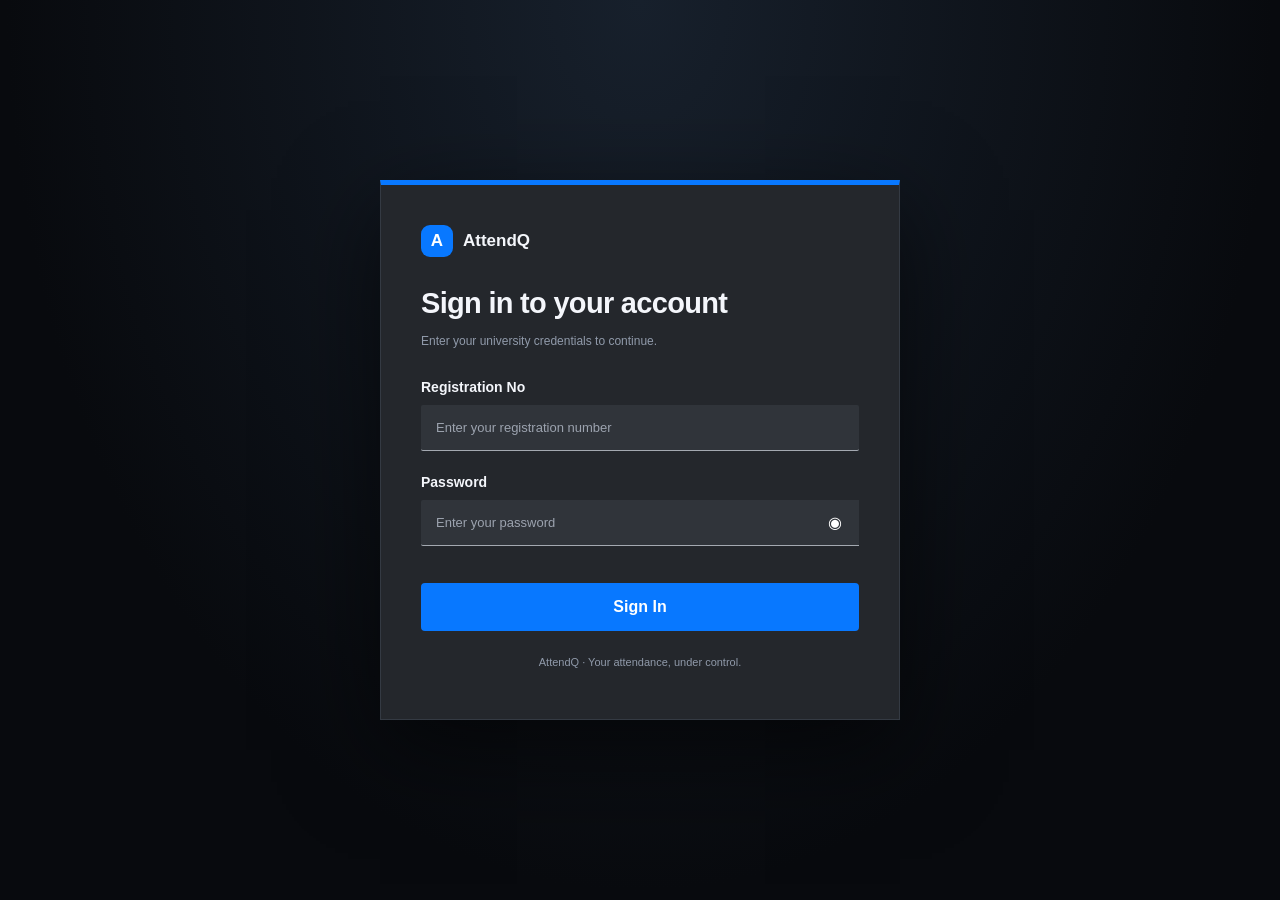
<file: index.html>
<!DOCTYPE html>
<html lang="en">
<head>
    <meta charset="UTF-8">
    <meta name="viewport" content="width=device-width, initial-scale=1.0">
    <title>Login | AttendQ</title>
    <link rel="stylesheet" href="styles.css">
</head>

<body class="login-body">

    <main class="login-card">

        <a href="index.html" class="brand">
            <span class="brand-icon">A</span>
            <span>AttendQ</span>
        </a>

        <h1>Sign in to your account</h1>
        <p class="subtitle">
            Enter your university credentials to continue.
        </p>

        <form id="loginForm">

            <label for="registration">
                Registration No
            </label>

            <input
                type="text"
                id="registration"
                name="registration"
                placeholder="Enter your registration number"
                autocomplete="username"
                required
            >

            <label for="password">
                Password
            </label>

            <div class="password-box">
                <input
                    type="password"
                    id="password"
                    name="password"
                    placeholder="Enter your password"
                    autocomplete="current-password"
                    required
                >

                <button
                    type="button"
                    id="togglePassword"
                    aria-label="Show password"
                >◉</button>
            </div>

            <p id="errorMessage" class="error-message"></p>

            <button type="submit" class="login-button">
                Sign In
            </button>

        </form>

        <p class="login-footer">
            AttendQ · Your attendance, under control.
        </p>

    </main>

    <script>
        const loginForm = document.getElementById("loginForm");
        const passwordInput = document.getElementById("password");
        const togglePassword = document.getElementById("togglePassword");
        const errorMessage = document.getElementById("errorMessage");

        togglePassword.addEventListener("click", function () {
            const hidden = passwordInput.type === "password";

            passwordInput.type = hidden ? "text" : "password";
            togglePassword.setAttribute(
                "aria-label",
                hidden ? "Hide password" : "Show password"
            );
        });

        loginForm.addEventListener("submit", function (event) {
            event.preventDefault();

            const registration =
                document.getElementById("registration").value.trim();

            const password = passwordInput.value;

            if (!registration || !password) {
                errorMessage.textContent =
                    "Please enter your registration number and password.";
                return;
            }

            // Demo login only — not real authentication.
            localStorage.setItem("attendqRegistration", registration);

            window.location.href = "dashboard.html";
        });
    </script>

</body>
</html>
</file>
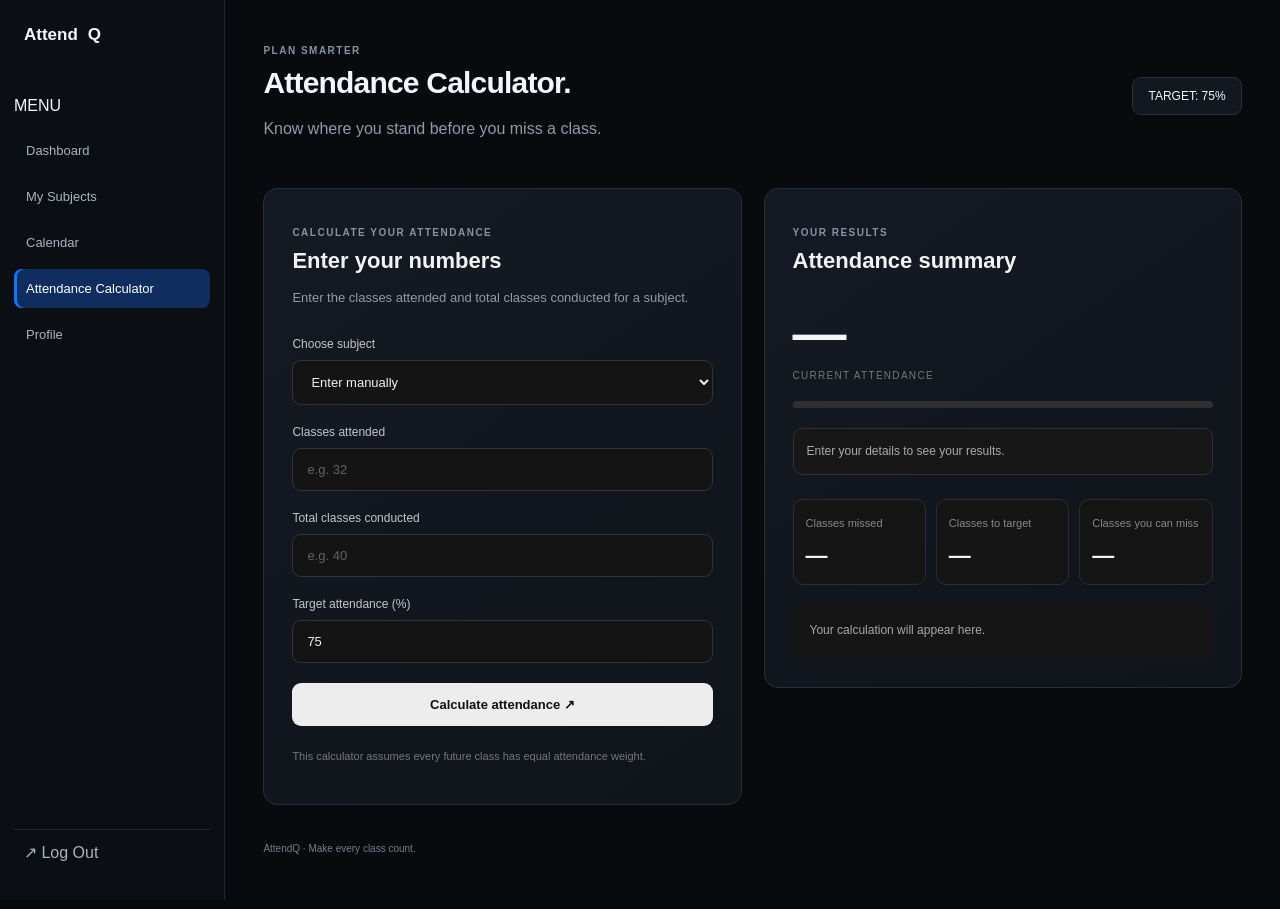
<file: calculator.html>
<!DOCTYPE html>
<html lang="en">
<head>
    <meta charset="UTF-8">
    <meta name="viewport" content="width=device-width, initial-scale=1.0">
    <title>Attendance Calculator | AttendQ</title>
    <link rel="stylesheet" href="styles.css">
</head>
<body class="app-body">

    <aside class="sidebar">
        <div class="brand">Attend<span>Q</span></div>
        <p class="sidebar-label">MENU</p>

        <nav class="nav-menu">
            <a href="dashboard.html" class="nav-link">Dashboard</a>
            <a href="subjects.html" class="nav-link">My Subjects</a>
            <a href="calendar.html" class="nav-link">Calendar</a>
            <a href="calculator.html" class="nav-link active">Attendance Calculator</a>
            <a href="profile.html" class="nav-link">Profile</a>
        </nav>

        <button class="logout-button" id="logoutButton">↗ Log Out</button>
    </aside>

    <main class="main-content">
        <header class="topbar">
            <div>
                <p class="eyebrow">PLAN SMARTER</p>
                <h1>Attendance Calculator<span class="heading-dot">.</span></h1>
                <p class="muted">Know where you stand before you miss a class.</p>
            </div>
            <div class="semester-badge">TARGET: 75%</div>
        </header>

        <section class="calculator-layout">

            <div class="content-card calculator-card">
                <p class="eyebrow">CALCULATE YOUR ATTENDANCE</p>
                <h2>Enter your numbers</h2>
                <p class="muted calculator-description">
                    Enter the classes attended and total classes conducted for a subject.
                </p>

                <form id="attendanceForm" class="attendance-form">
                    <div class="form-field">
                        <label for="subjectSelect">Choose subject</label>
                        <select id="subjectSelect">
                            <option value="">Enter manually</option>
                        </select>
                    </div>

                    <div class="form-field">
                        <label for="attendedInput">Classes attended</label>
                        <input
                            type="number"
                            id="attendedInput"
                            min="0"
                            step="1"
                            placeholder="e.g. 32"
                            required
                        >
                    </div>

                    <div class="form-field">
                        <label for="totalInput">Total classes conducted</label>
                        <input
                            type="number"
                            id="totalInput"
                            min="1"
                            step="1"
                            placeholder="e.g. 40"
                            required
                        >
                    </div>

                    <div class="form-field">
                        <label for="targetInput">Target attendance (%)</label>
                        <input
                            type="number"
                            id="targetInput"
                            min="1"
                            max="100"
                            step="1"
                            value="75"
                            required
                        >
                    </div>

                    <button type="submit" class="calculate-button">
                        Calculate attendance ↗
                    </button>
                </form>

                <p class="calculator-note">
                    This calculator assumes every future class has equal attendance weight.
                </p>
            </div>

            <div class="content-card calculator-result">
                <p class="eyebrow">YOUR RESULTS</p>
                <h2>Attendance summary</h2>

                <div class="result-percentage">
                    <span id="resultPercentage">—</span>
                    <span class="result-label">CURRENT ATTENDANCE</span>
                </div>

                <div class="result-progress-track">
                    <div id="resultProgress" class="result-progress-fill"></div>
                </div>

                <div id="resultStatus" class="result-status">
                    Enter your details to see your results.
                </div>

                <div class="result-metrics">
                    <div class="result-metric">
                        <span>Classes missed</span>
                        <strong id="missedResult">—</strong>
                    </div>
                    <div class="result-metric">
                        <span>Classes to target</span>
                        <strong id="neededResult">—</strong>
                    </div>
                    <div class="result-metric">
                        <span>Classes you can miss</span>
                        <strong id="safeMissResult">—</strong>
                    </div>
                </div>

                <div id="resultExplanation" class="result-explanation">
                    Your calculation will appear here.
                </div>
            </div>

        </section>

        <p class="dashboard-footer">AttendQ · Make every class count.</p>
    </main>

    <script src="app.js"></script>
</body>
</html>
</file>
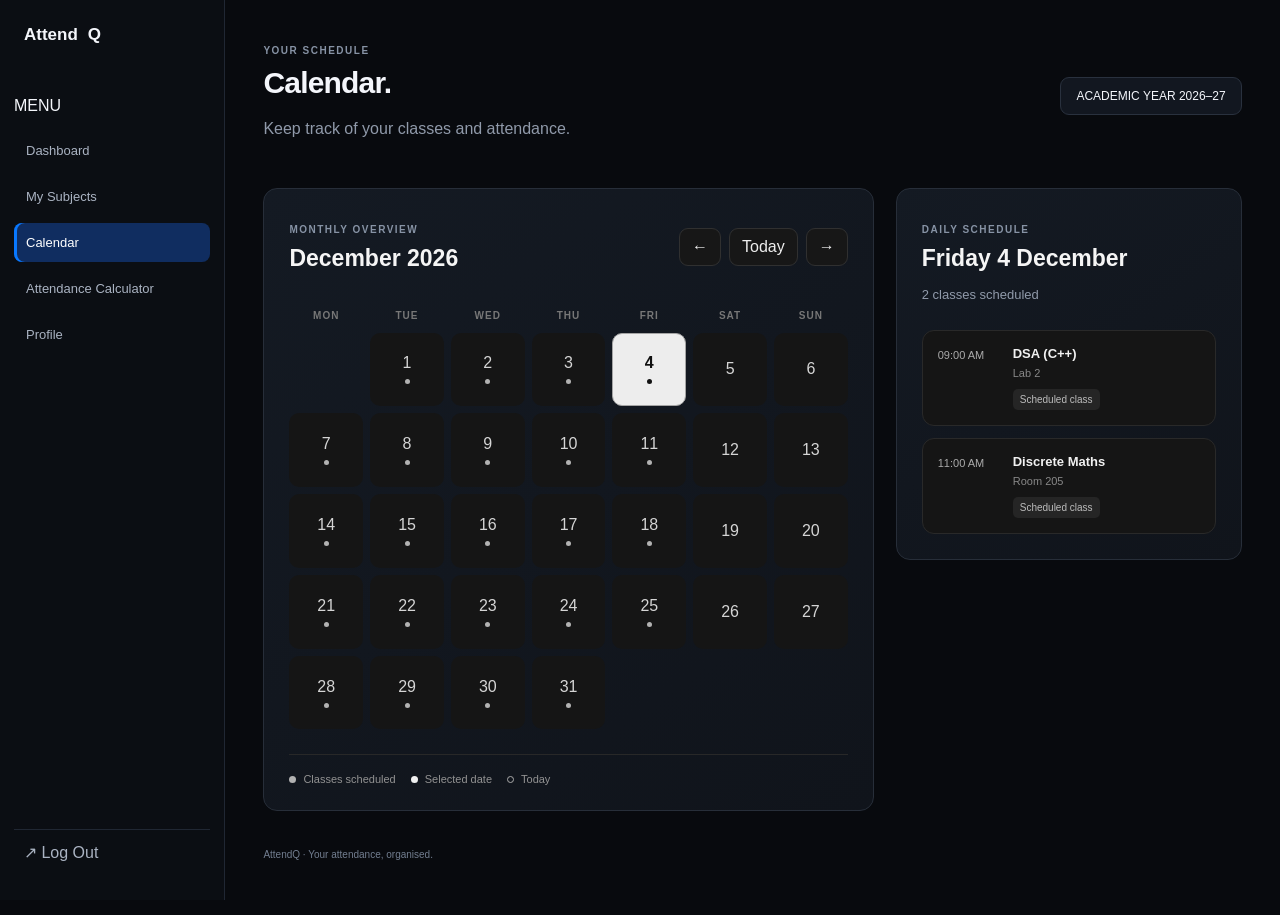
<file: calendar.html>
<!DOCTYPE html>
<html lang="en">
<head>
    <meta charset="UTF-8">
    <meta name="viewport" content="width=device-width, initial-scale=1.0">
    <title>Calendar | AttendQ</title>
    <link rel="stylesheet" href="styles.css">
</head>
<body class="app-body">

    <aside class="sidebar">
        <div class="brand">Attend<span>Q</span></div>
        <p class="sidebar-label">MENU</p>

        <nav class="nav-menu">
            <a href="dashboard.html" class="nav-link">Dashboard</a>
            <a href="subjects.html" class="nav-link">My Subjects</a>
            <a href="calendar.html" class="nav-link active">Calendar</a>
            <a href="calculator.html" class="nav-link">Attendance Calculator</a>
            <a href="profile.html" class="nav-link">Profile</a>
        </nav>

        <button class="logout-button" id="logoutButton">↗ Log Out</button>
    </aside>

    <main class="main-content">
        <header class="topbar">
            <div>
                <p class="eyebrow">YOUR SCHEDULE</p>
                <h1>Calendar<span class="heading-dot">.</span></h1>
                <p class="muted">Keep track of your classes and attendance.</p>
            </div>
            <div class="semester-badge">ACADEMIC YEAR 2026–27</div>
        </header>

        <section class="calendar-layout">

            <div class="content-card calendar-card">
                <div class="calendar-heading">
                    <div>
                        <p class="eyebrow">MONTHLY OVERVIEW</p>
                        <h2 id="monthTitle">October 2026</h2>
                    </div>
                    <div class="calendar-controls">
                        <button id="prevMonth" class="calendar-nav" aria-label="Previous month">←</button>
                        <button id="todayButton" class="today-button">Today</button>
                        <button id="nextMonth" class="calendar-nav" aria-label="Next month">→</button>
                    </div>
                </div>

                <div class="calendar-weekdays">
                    <span>MON</span>
                    <span>TUE</span>
                    <span>WED</span>
                    <span>THU</span>
                    <span>FRI</span>
                    <span>SAT</span>
                    <span>SUN</span>
                </div>

                <div id="calendarDays" class="calendar-days"></div>

                <div class="calendar-legend">
                    <span><i class="legend-dot scheduled"></i> Classes scheduled</span>
                    <span><i class="legend-dot selected-dot"></i> Selected date</span>
                    <span><i class="legend-dot today-dot"></i> Today</span>
                </div>
            </div>

            <div class="content-card schedule-card">
                <p class="eyebrow">DAILY SCHEDULE</p>
                <h2 id="selectedDateTitle">Select a date</h2>
                <p class="muted" id="scheduleSubtitle">Your classes will appear here.</p>

                <div id="dailySchedule" class="daily-schedule"></div>
            </div>

        </section>

        <p class="dashboard-footer">AttendQ · Your attendance, organised.</p>
    </main>

    <script src="app.js"></script>
</body>
</html>
</file>
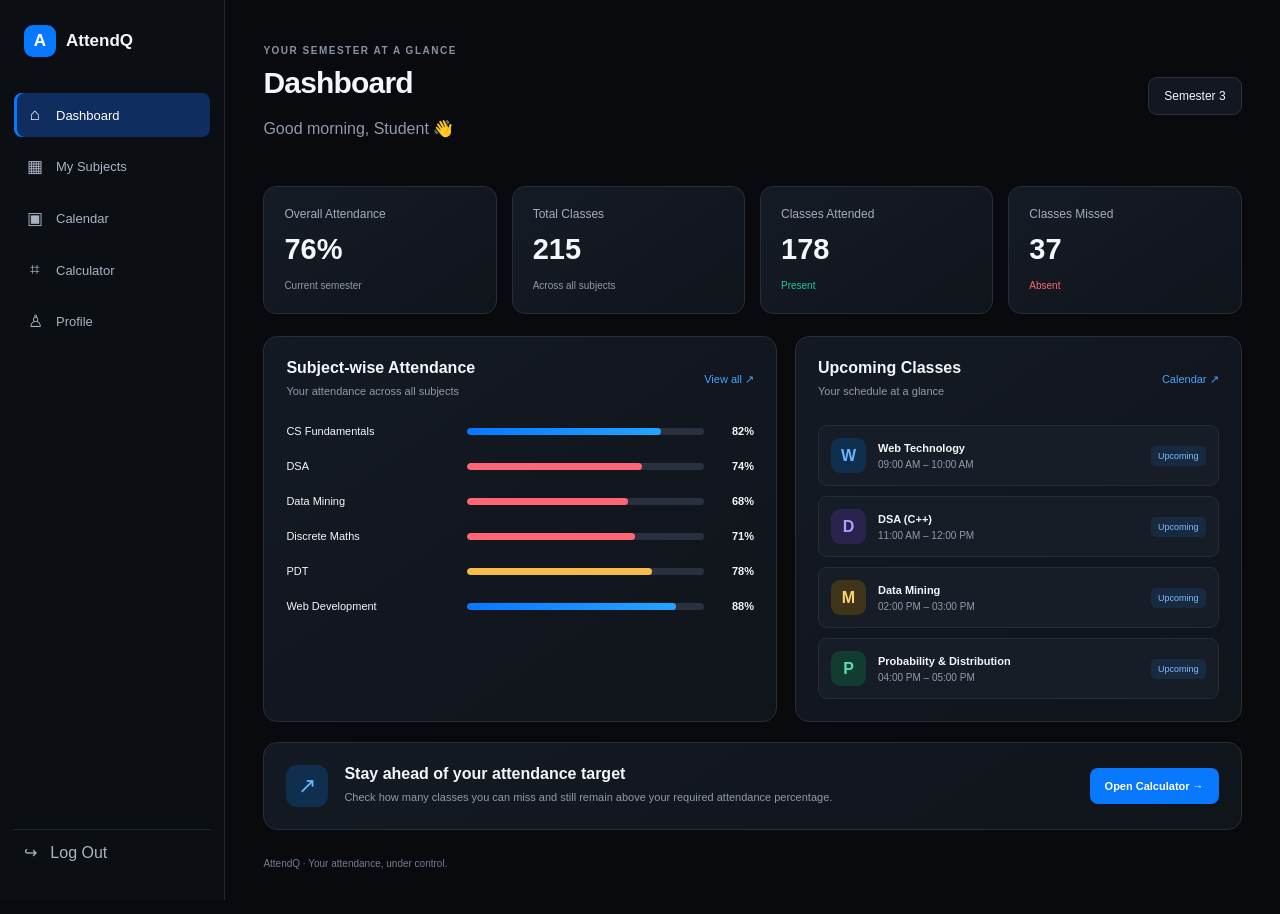
<file: dashboard.html>
<!DOCTYPE html>
<html lang="en">
<head>
    <meta charset="UTF-8">
    <meta name="viewport" content="width=device-width, initial-scale=1.0">
    <title>Dashboard | AttendQ</title>
    <link rel="stylesheet" href="styles.css">
</head>

<body class="app-body">

    <aside class="sidebar">
        <a href="dashboard.html" class="brand">
            <span class="brand-icon">A</span>
            <span>AttendQ</span>
        </a>

        <nav class="nav-menu">
            <a href="dashboard.html" class="nav-link active">
                <span>⌂</span> Dashboard
            </a>
            <a href="subjects.html" class="nav-link">
                <span>▦</span> My Subjects
            </a>
            <a href="calendar.html" class="nav-link">
                <span>▣</span> Calendar
            </a>
            <a href="calculator.html" class="nav-link">
                <span>⌗</span> Calculator
            </a>
            <a href="profile.html" class="nav-link">
                <span>♙</span> Profile
            </a>
        </nav>

        <button class="logout-button" id="logoutButton">
            ↪ &nbsp; Log Out
        </button>
    </aside>

    <main class="main-content">

        <header class="topbar">
            <div>
                <p class="eyebrow">YOUR SEMESTER AT A GLANCE</p>
                <h1>Dashboard</h1>
                <p class="muted">
                    Good morning, <span id="studentName">Student</span> 👋
                </p>
            </div>

            <div class="semester-badge">Semester 3</div>
        </header>

        <!-- Attendance summary -->
        <section class="stats-grid">

            <article class="stat-card">
                <p>Overall Attendance</p>
                <h2 id="overallAttendance">76%</h2>
                <span class="status-text">Current semester</span>
            </article>

            <article class="stat-card">
                <p>Total Classes</p>
                <h2 id="totalClasses">215</h2>
                <span class="status-text">Across all subjects</span>
            </article>

            <article class="stat-card">
                <p>Classes Attended</p>
                <h2 id="attendedClasses">178</h2>
                <span class="status-text positive">Present</span>
            </article>

            <article class="stat-card">
                <p>Classes Missed</p>
                <h2 id="missedClasses">37</h2>
                <span class="status-text negative">Absent</span>
            </article>

        </section>

        <!-- Main dashboard content -->
        <section class="dashboard-grid">

            <article class="content-card">

                <div class="section-heading">
                    <div>
                        <h2>Subject-wise Attendance</h2>
                        <p class="muted">
                            Your attendance across all subjects
                        </p>
                    </div>

                    <a href="subjects.html" class="view-link">
                        View all ↗
                    </a>
                </div>

                <div id="subjectProgress" class="subject-progress">

                    <!-- Filled by JavaScript -->

                </div>

            </article>

            <article class="content-card">

                <div class="section-heading">
                    <div>
                        <h2>Upcoming Classes</h2>
                        <p class="muted">Your schedule at a glance</p>
                    </div>

                    <a href="calendar.html" class="view-link">
                        Calendar ↗
                    </a>
                </div>

                <div class="upcoming-list">

                    <div class="class-item">
                        <div class="class-icon blue-icon">W</div>
                        <div class="class-details">
                            <h3>Web Technology</h3>
                            <p>09:00 AM – 10:00 AM</p>
                        </div>
                        <span class="class-status">Upcoming</span>
                    </div>

                    <div class="class-item">
                        <div class="class-icon purple-icon">D</div>
                        <div class="class-details">
                            <h3>DSA (C++)</h3>
                            <p>11:00 AM – 12:00 PM</p>
                        </div>
                        <span class="class-status">Upcoming</span>
                    </div>

                    <div class="class-item">
                        <div class="class-icon yellow-icon">M</div>
                        <div class="class-details">
                            <h3>Data Mining</h3>
                            <p>02:00 PM – 03:00 PM</p>
                        </div>
                        <span class="class-status">Upcoming</span>
                    </div>

                    <div class="class-item">
                        <div class="class-icon green-icon">P</div>
                        <div class="class-details">
                            <h3>Probability & Distribution</h3>
                            <p>04:00 PM – 05:00 PM</p>
                        </div>
                        <span class="class-status">Upcoming</span>
                    </div>

                </div>

            </article>

        </section>

        <!-- Attendance reminder -->
        <section class="content-card reminder-card">

            <div class="reminder-icon">↗</div>

            <div class="reminder-content">
                <h2>Stay ahead of your attendance target</h2>
                <p class="muted">
                    Check how many classes you can miss and still remain
                    above your required attendance percentage.
                </p>
            </div>

            <a href="calculator.html" class="primary-link">
                Open Calculator →
            </a>

        </section>

        <footer class="dashboard-footer">
            AttendQ <span>·</span> Your attendance, under control.
        </footer>

    </main>

    <script src="app.js"></script>

</body>
</html>
</file>
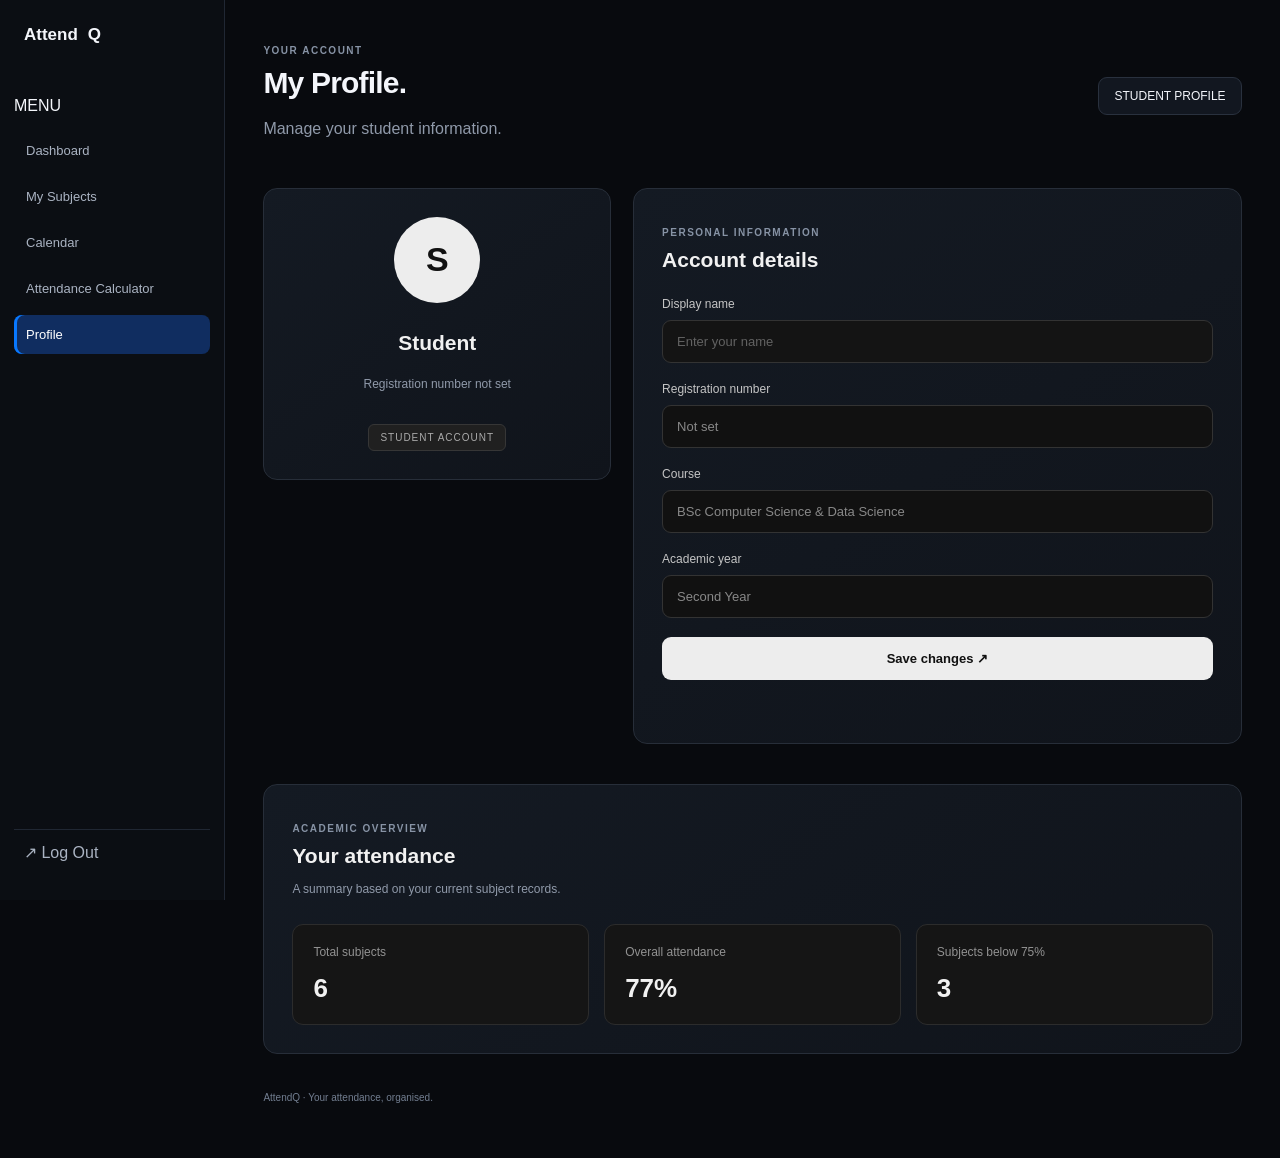
<file: profile.html>
<!DOCTYPE html>
<html lang="en">
<head>
    <meta charset="UTF-8">
    <meta name="viewport" content="width=device-width, initial-scale=1.0">
    <title>Profile | AttendQ</title>
    <link rel="stylesheet" href="styles.css">
</head>
<body class="app-body">

    <aside class="sidebar">
        <div class="brand">Attend<span>Q</span></div>
        <p class="sidebar-label">MENU</p>

        <nav class="nav-menu">
            <a href="dashboard.html" class="nav-link">Dashboard</a>
            <a href="subjects.html" class="nav-link">My Subjects</a>
            <a href="calendar.html" class="nav-link">Calendar</a>
            <a href="calculator.html" class="nav-link">Attendance Calculator</a>
            <a href="profile.html" class="nav-link active">Profile</a>
        </nav>

        <button class="logout-button" id="logoutButton">↗ Log Out</button>
    </aside>

    <main class="main-content">
        <header class="topbar">
            <div>
                <p class="eyebrow">YOUR ACCOUNT</p>
                <h1>My Profile<span class="heading-dot">.</span></h1>
                <p class="muted">Manage your student information.</p>
            </div>
            <div class="semester-badge">STUDENT PROFILE</div>
        </header>

        <section class="profile-layout">

            <div class="content-card profile-identity">
                <div class="profile-avatar" id="profileAvatar">S</div>
                <h2 id="profileDisplayName">Student</h2>
                <p id="profileRegistration" class="muted">Registration number not set</p>
                <div class="profile-tag">STUDENT ACCOUNT</div>
            </div>

            <div class="content-card profile-details">
                <div class="profile-section-heading">
                    <div>
                        <p class="eyebrow">PERSONAL INFORMATION</p>
                        <h2>Account details</h2>
                    </div>
                </div>

                <form id="profileForm" class="profile-form">
                    <div class="form-field">
                        <label for="displayNameInput">Display name</label>
                        <input
                            type="text"
                            id="displayNameInput"
                            placeholder="Enter your name"
                            maxlength="60"
                            required
                        >
                    </div>

                    <div class="form-field">
                        <label for="registrationDisplay">Registration number</label>
                        <input
                            type="text"
                            id="registrationDisplay"
                            readonly
                        >
                    </div>

                    <div class="form-field">
                        <label for="courseDisplay">Course</label>
                        <input
                            type="text"
                            id="courseDisplay"
                            value="BSc Computer Science & Data Science"
                            readonly
                        >
                    </div>

                    <div class="form-field">
                        <label for="yearDisplay">Academic year</label>
                        <input
                            type="text"
                            id="yearDisplay"
                            value="Second Year"
                            readonly
                        >
                    </div>

                    <button type="submit" class="calculate-button">
                        Save changes ↗
                    </button>

                    <p id="profileMessage" class="profile-message" aria-live="polite"></p>
                </form>
            </div>

            <div class="content-card profile-attendance">
                <p class="eyebrow">ACADEMIC OVERVIEW</p>
                <h2>Your attendance</h2>
                <p class="muted">A summary based on your current subject records.</p>

                <div class="profile-stat-grid">
                    <div class="profile-stat">
                        <span>Total subjects</span>
                        <strong id="profileSubjectCount">—</strong>
                    </div>
                    <div class="profile-stat">
                        <span>Overall attendance</span>
                        <strong id="profileOverallAttendance">—</strong>
                    </div>
                    <div class="profile-stat">
                        <span>Subjects below 75%</span>
                        <strong id="profileLowSubjects">—</strong>
                    </div>
                </div>
            </div>

        </section>

        <p class="dashboard-footer">AttendQ · Your attendance, organised.</p>
    </main>

    <script src="app.js"></script>
</body>
</html>
</file>
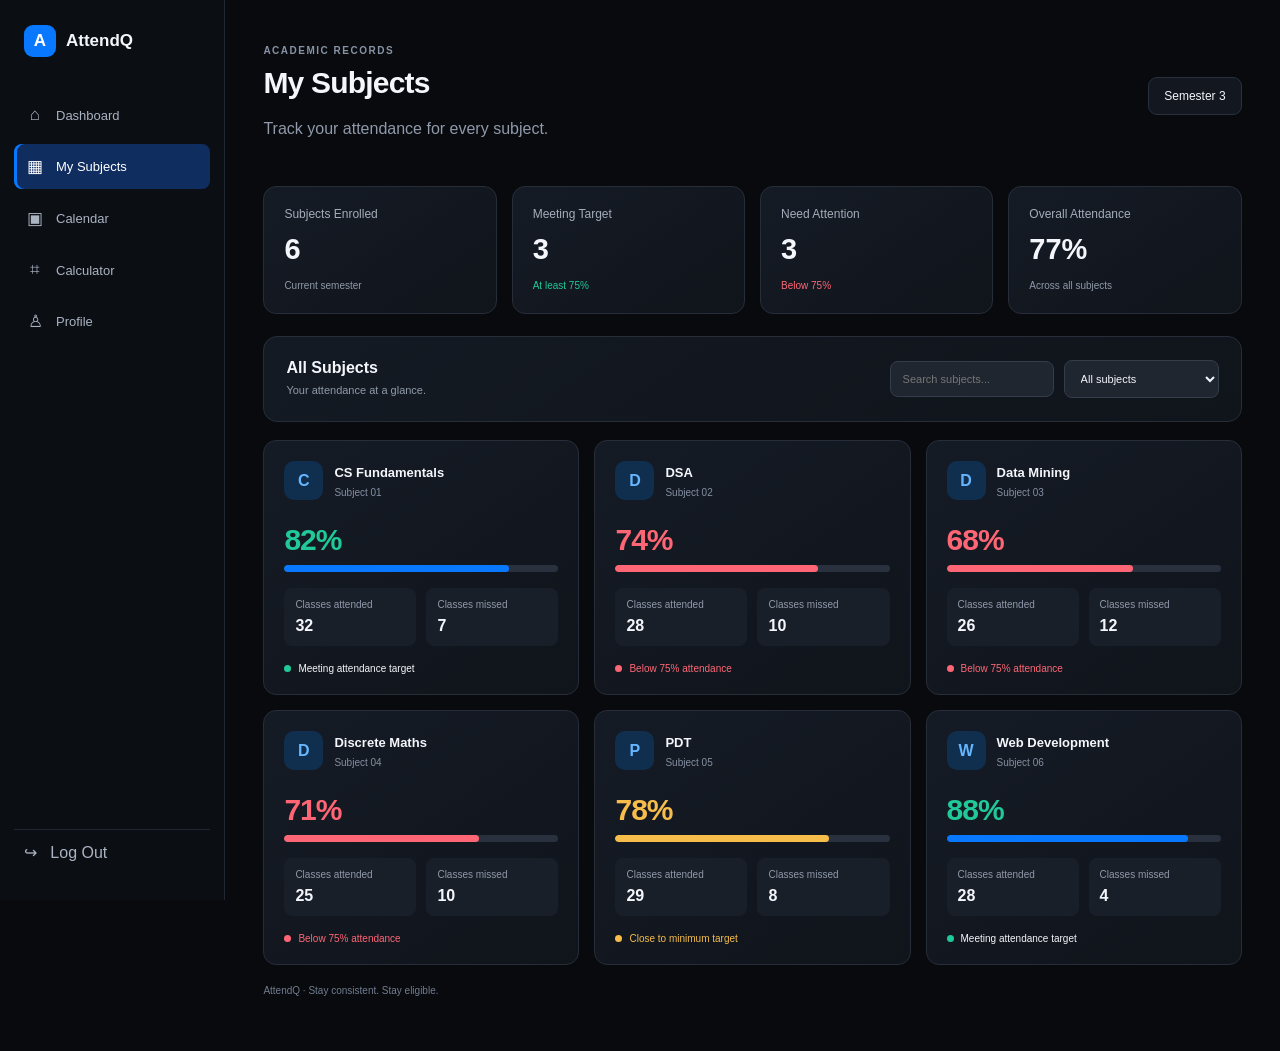
<file: subjects.html>
<!DOCTYPE html>
<html lang="en">
<head>
    <meta charset="UTF-8">
    <meta name="viewport" content="width=device-width, initial-scale=1.0">
    <title>My Subjects | AttendQ</title>
    <link rel="stylesheet" href="styles.css">
</head>

<body class="app-body">

    <aside class="sidebar">
        <a href="dashboard.html" class="brand">
            <span class="brand-icon">A</span>
            <span>AttendQ</span>
        </a>

        <nav class="nav-menu">
            <a href="dashboard.html" class="nav-link">
                <span>⌂</span> Dashboard
            </a>

            <a href="subjects.html" class="nav-link active">
                <span>▦</span> My Subjects
            </a>

            <a href="calendar.html" class="nav-link">
                <span>▣</span> Calendar
            </a>

            <a href="calculator.html" class="nav-link">
                <span>⌗</span> Calculator
            </a>

            <a href="profile.html" class="nav-link">
                <span>♙</span> Profile
            </a>
        </nav>

        <button class="logout-button" id="logoutButton">
            ↪ &nbsp; Log Out
        </button>
    </aside>

    <main class="main-content">

        <header class="topbar">
            <div>
                <p class="eyebrow">ACADEMIC RECORDS</p>
                <h1>My Subjects</h1>
                <p class="muted">
                    Track your attendance for every subject.
                </p>
            </div>

            <div class="semester-badge">Semester 3</div>
        </header>

        <!-- Summary -->
        <section class="stats-grid subject-summary">

            <article class="stat-card">
                <p>Subjects Enrolled</p>
                <h2 id="subjectCount">6</h2>
                <span class="status-text">Current semester</span>
            </article>

            <article class="stat-card">
                <p>Meeting Target</p>
                <h2 id="meetingTarget">0</h2>
                <span class="status-text positive">At least 75%</span>
            </article>

            <article class="stat-card">
                <p>Need Attention</p>
                <h2 id="needAttention">0</h2>
                <span class="status-text negative">Below 75%</span>
            </article>

            <article class="stat-card">
                <p>Overall Attendance</p>
                <h2 id="subjectOverall">—</h2>
                <span class="status-text">Across all subjects</span>
            </article>

        </section>

        <!-- Search and filter -->
        <section class="content-card subject-toolbar">

            <div>
                <h2>All Subjects</h2>
                <p class="muted">
                    Your attendance at a glance.
                </p>
            </div>

            <div class="subject-filters">
                <input
                    type="search"
                    id="subjectSearch"
                    placeholder="Search subjects..."
                    aria-label="Search subjects"
                >

                <select id="attendanceFilter" aria-label="Filter subjects">
                    <option value="all">All subjects</option>
                    <option value="safe">75% and above</option>
                    <option value="low">Below 75%</option>
                </select>
            </div>

        </section>

        <!-- Subject cards generated using JavaScript -->
        <section class="subject-grid" id="subjectGrid"></section>

        <p class="dashboard-footer">
            AttendQ · Stay consistent. Stay eligible.
        </p>

    </main>

    <script src="app.js"></script>

</body>
</html>
</file>
<file: styles.css>
:root {
    --bg: #080a0e;
    --panel: #24272c;
    --border: #343a43;
    --text: #f4f6fb;
    --muted: #909aaa;
    --blue: #0878ff;
}

* {
    box-sizing: border-box;
}

body {
    margin: 0;
    background: var(--bg);
    color: var(--text);
    font-family: Inter, Arial, sans-serif;
}

a {
    color: inherit;
    text-decoration: none;
}

button,
input {
    font: inherit;
}

button {
    cursor: pointer;
}

.login-body {
    min-height: 100vh;
    display: grid;
    place-items: center;
    padding: 20px;
    background:
        radial-gradient(
            ellipse at top,
            #17202c,
            #080a0e 70%
        );
}

.login-card {
    width: min(100%, 520px);
    padding: 40px;
    background: var(--panel);
    border: 1px solid var(--border);
    border-top: 5px solid var(--blue);
    box-shadow: 0 30px 90px #0009;
}

.brand {
    display: flex;
    align-items: center;
    gap: 10px;
    margin-bottom: 30px;
    font-size: 17px;
    font-weight: 700;
}

.brand-icon {
    width: 32px;
    height: 32px;
    display: grid;
    place-items: center;
    background: var(--blue);
    border-radius: 9px;
    color: white;
}

.login-card h1 {
    font-size: 29px;
    letter-spacing: -0.7px;
    margin: 0 0 10px;
}

.subtitle {
    font-size: 12px;
    color: var(--muted);
    line-height: 1.6;
    margin-bottom: 28px;
}

.login-card label {
    display: block;
    margin: 23px 0 10px;
    font-size: 14px;
    font-weight: 600;
}

.login-card input {
    width: 100%;
    padding: 15px;
    background: #30343a;
    border: none;
    border-bottom: 1px solid #a4a9b1;
    border-radius: 2px;
    color: white;
    font-size: 13px;
    outline: none;
}

.login-card input:focus {
    border-bottom: 2px solid var(--blue);
}

.login-card input::placeholder {
    color: #9ca3af;
}

.password-box {
    display: flex;
}

.password-box input {
    flex: 1;
    min-width: 0;
    border-radius: 2px 0 0 2px;
}

.password-box button {
    width: 48px;
    border: none;
    border-bottom: 1px solid #a4a9b1;
    background: #30343a;
    color: white;
}

.login-button {
    width: 100%;
    margin-top: 25px;
    padding: 15px;
    background: var(--blue);
    color: white;
    border: none;
    border-radius: 4px;
    font-weight: 600;
    transition: background 0.2s;
}

.login-button:hover {
    background: #2388ff;
}

.error-message {
    color: #ff7b88;
    font-size: 12px;
}

.login-footer {
    margin-top: 25px;
    text-align: center;
    color: var(--muted);
    font-size: 11px;
}

@media (max-width: 600px) {
    .login-card {
        padding: 28px 22px;
    }

    .login-card h1 {
        font-size: 25px;
    }
}

/* ===== ATTENDQ DASHBOARD ===== */

.app-body {
    min-height: 100vh;
    background: #080a0e;
    color: #f4f6fb;
}

/* Sidebar */

.sidebar {
    position: fixed;
    top: 0;
    left: 0;
    bottom: 0;
    width: 225px;
    padding: 25px 14px;
    background: #0b0e13;
    border-right: 1px solid #202733;
    display: flex;
    flex-direction: column;
    z-index: 10;
}

.sidebar .brand {
    margin: 0 10px 36px;
}

.nav-menu {
    display: grid;
    gap: 7px;
}

.nav-link {
    display: flex;
    align-items: center;
    gap: 12px;
    padding: 12px;
    border-radius: 8px;
    color: #aab3c2;
    font-size: 13px;
    text-decoration: none;
    transition: 0.2s ease;
}

.nav-link span {
    width: 18px;
    font-size: 17px;
    text-align: center;
}

.nav-link:hover {
    background: #171e29;
    color: white;
}

.nav-link.active {
    background: #102d60;
    color: #ffffff;
    box-shadow: inset 3px 0 #0878ff;
}

.logout-button {
    margin-top: auto;
    padding: 13px 10px;
    background: transparent;
    border: 0;
    border-top: 1px solid #202733;
    color: #aab3c2;
    text-align: left;
}

/* Main area */

.main-content {
    max-width: 1700px;
    margin-left: 225px;
    padding: 35px clamp(18px, 3vw, 45px);
}

.topbar {
    display: flex;
    align-items: center;
    justify-content: space-between;
    gap: 20px;
    margin-bottom: 28px;
}

.topbar h1 {
    margin: 7px 0;
    font-size: 30px;
    letter-spacing: -0.8px;
}

.eyebrow {
    color: #8793a5;
    font-size: 10px;
    font-weight: 700;
    letter-spacing: 1.5px;
}

.muted {
    color: #909aaa;
    line-height: 1.6;
}

.semester-badge {
    padding: 11px 15px;
    background: #121720;
    border: 1px solid #29313e;
    border-radius: 9px;
    font-size: 12px;
}

/* Summary cards */

.stats-grid {
    display: grid;
    grid-template-columns: repeat(4, minmax(0, 1fr));
    gap: 15px;
    margin-bottom: 22px;
}

.stat-card {
    padding: 20px;
    background: linear-gradient(145deg, #151b25, #10141b);
    border: 1px solid #272e39;
    border-radius: 13px;
}

.stat-card p {
    margin: 0;
    color: #a4adbb;
    font-size: 12px;
}

.stat-card h2 {
    margin: 12px 0 9px;
    font-size: 29px;
}

.status-text {
    color: #909aaa;
    font-size: 10px;
}

.positive {
    color: #20c997;
}

.negative {
    color: #ff6675;
}

/* Dashboard panels */

.dashboard-grid {
    display: grid;
    grid-template-columns: 1.15fr 1fr;
    gap: 18px;
}

.content-card {
    margin-bottom: 18px;
    padding: 22px;
    background: linear-gradient(145deg, #141a23, #10141b);
    border: 1px solid #272e39;
    border-radius: 14px;
    min-width: 0;
}

.section-heading {
    display: flex;
    justify-content: space-between;
    align-items: center;
    gap: 12px;
    margin-bottom: 25px;
}

.section-heading h2,
.reminder-content h2 {
    margin: 0 0 6px;
    font-size: 16px;
}

.section-heading .muted {
    margin: 0;
    font-size: 11px;
}

.view-link {
    color: #48a3ff;
    font-size: 11px;
    white-space: nowrap;
    text-decoration: none;
}

/* Subject progress bars */

.subject-progress {
    display: grid;
    gap: 23px;
}

.progress-row {
    display: grid;
    grid-template-columns: minmax(100px, 1fr) minmax(70px, 1.4fr) 38px;
    gap: 12px;
    align-items: center;
    font-size: 11px;
}

.progress-track {
    height: 7px;
    overflow: hidden;
    background: #29313e;
    border-radius: 20px;
}

.progress-fill {
    height: 100%;
    border-radius: inherit;
    background: linear-gradient(90deg, #0878ff, #24a4ff);
}

.progress-fill.warning {
    background: #f6bd4b;
}

.progress-fill.danger {
    background: #ff6675;
}

.progress-value {
    text-align: right;
    font-weight: 600;
}

/* Upcoming classes */

.upcoming-list {
    display: grid;
    gap: 10px;
}

.class-item {
    display: flex;
    align-items: center;
    gap: 12px;
    padding: 12px;
    background: #171d26;
    border: 1px solid #242c38;
    border-radius: 9px;
}

.class-icon {
    width: 35px;
    height: 35px;
    display: grid;
    place-items: center;
    flex-shrink: 0;
    border-radius: 9px;
    font-weight: 700;
}

.blue-icon {
    background: #102e4e;
    color: #66b6ff;
}

.purple-icon {
    background: #29234e;
    color: #a9a0ff;
}

.yellow-icon {
    background: #40341b;
    color: #ffd36b;
}

.green-icon {
    background: #123b31;
    color: #54dfb1;
}

.class-details {
    flex: 1;
    min-width: 0;
}

.class-details h3 {
    margin: 0 0 5px;
    font-size: 11px;
}

.class-details p {
    margin: 0;
    color: #909aaa;
    font-size: 10px;
}

.class-status {
    padding: 5px 7px;
    border-radius: 5px;
    background: #172a40;
    color: #80bcff;
    font-size: 9px;
    white-space: nowrap;
}

/* Reminder */

.reminder-card {
    display: flex;
    align-items: center;
    gap: 16px;
    margin-top: 2px;
}

.reminder-icon {
    display: grid;
    place-items: center;
    width: 42px;
    height: 42px;
    flex-shrink: 0;
    border-radius: 11px;
    background: #102e4e;
    color: #66b6ff;
    font-size: 22px;
}

.reminder-content {
    flex: 1;
}

.reminder-content p {
    margin: 0;
    font-size: 11px;
}

.primary-link {
    padding: 12px 15px;
    border-radius: 8px;
    background: #0878ff;
    color: white;
    font-size: 11px;
    font-weight: 600;
    text-decoration: none;
    white-space: nowrap;
}

.primary-link:hover {
    background: #2388ff;
}

.dashboard-footer {
    padding: 10px 0;
    color: #727e90;
    font-size: 10px;
}

.dashboard-footer span {
    color: #0878ff;
}

/* Responsive design */

@media (max-width: 1100px) {
    .stats-grid {
        grid-template-columns: repeat(2, minmax(0, 1fr));
    }

    .dashboard-grid {
        grid-template-columns: 1fr;
    }
}

@media (max-width: 680px) {
    .sidebar {
        position: sticky;
        top: 0;
        width: 100%;
        height: auto;
        padding: 12px;
        border-right: 0;
        border-bottom: 1px solid #202733;
    }

    .sidebar .brand {
        margin: 0 4px 12px;
    }

    .nav-menu {
        display: flex;
        overflow-x: auto;
    }

    .nav-link {
        flex-shrink: 0;
        padding: 10px;
    }

    .nav-link span {
        display: none;
    }

    .logout-button {
        display: none;
    }

    .main-content {
        margin-left: 0;
        padding: 22px 13px;
    }

    .topbar h1 {
        font-size: 25px;
    }

    .stat-card {
        padding: 14px;
    }

    .stat-card h2 {
        font-size: 24px;
    }

    .content-card {
        padding: 15px;
    }

    .progress-row {
        grid-template-columns: minmax(85px, 1fr) minmax(60px, 1.2fr) 35px;
        gap: 8px;
    }

    .reminder-card {
        align-items: flex-start;
        flex-wrap: wrap;
    }

    .reminder-content {
        min-width: 65%;
    }
}

/* ===== MY SUBJECTS PAGE ===== */

.subject-summary {
    grid-template-columns: repeat(4, minmax(0, 1fr));
}

.subject-toolbar {
    display: flex;
    justify-content: space-between;
    align-items: center;
    gap: 20px;
}

.subject-toolbar h2 {
    margin: 0 0 5px;
    font-size: 16px;
}

.subject-toolbar p {
    margin: 0;
    font-size: 11px;
}

.subject-filters {
    display: flex;
    align-items: center;
    gap: 10px;
}

.subject-filters input,
.subject-filters select {
    width: auto;
    min-width: 155px;
    padding: 11px 12px;
    background: #202630;
    color: #f4f6fb;
    border: 1px solid #343d4a;
    border-radius: 8px;
    font-size: 11px;
}

.subject-grid {
    display: grid;
    grid-template-columns: repeat(3, minmax(0, 1fr));
    gap: 15px;
}

.subject-card {
    min-width: 0;
    padding: 20px;
    background: linear-gradient(145deg, #151b25, #10141b);
    border: 1px solid #272e39;
    border-radius: 13px;
    transition: border-color 0.2s, transform 0.2s;
}

.subject-card:hover {
    border-color: #3c5c85;
    transform: translateY(-2px);
}

.subject-card-header {
    display: flex;
    align-items: center;
    gap: 11px;
}

.subject-symbol {
    display: grid;
    place-items: center;
    width: 39px;
    height: 39px;
    flex-shrink: 0;
    border-radius: 10px;
    background: #102e4e;
    color: #66b6ff;
    font-size: 16px;
    font-weight: 700;
}

.subject-card-header h3 {
    margin: 0;
    font-size: 13px;
    line-height: 1.5;
}

.subject-code {
    margin-top: 4px;
    color: #8490a2;
    font-size: 10px;
}

.attendance-number {
    margin: 23px 0 8px;
    font-size: 30px;
    font-weight: 700;
    letter-spacing: -1px;
}

.attendance-number.safe {
    color: #20c997;
}

.attendance-number.warning {
    color: #f6bd4b;
}

.attendance-number.danger {
    color: #ff6675;
}

.subject-progress-track {
    height: 7px;
    margin-bottom: 16px;
    overflow: hidden;
    background: #29313e;
    border-radius: 20px;
}

.subject-progress-fill {
    height: 100%;
    border-radius: inherit;
    background: #0878ff;
}

.subject-progress-fill.warning {
    background: #f6bd4b;
}

.subject-progress-fill.danger {
    background: #ff6675;
}

.subject-card-stats {
    display: grid;
    grid-template-columns: 1fr 1fr;
    gap: 10px;
    margin-bottom: 17px;
}

.subject-card-stats div {
    padding: 11px;
    background: #191f29;
    border-radius: 8px;
}

.subject-card-stats small {
    display: block;
    margin-bottom: 7px;
    color: #909aaa;
    font-size: 10px;
}

.subject-card-stats b {
    font-size: 16px;
}

.attendance-status {
    display: flex;
    align-items: center;
    gap: 7px;
    font-size: 10px;
}

.status-dot {
    width: 7px;
    height: 7px;
    border-radius: 50%;
    background: #20c997;
}

.attendance-status.warning {
    color: #f6bd4b;
}

.attendance-status.warning .status-dot {
    background: #f6bd4b;
}

.attendance-status.danger {
    color: #ff6675;
}

.attendance-status.danger .status-dot {
    background: #ff6675;
}

.empty-state {
    grid-column: 1 / -1;
    padding: 35px;
    text-align: center;
    color: #909aaa;
    border: 1px dashed #343d4a;
    border-radius: 12px;
}

@media (max-width: 1100px) {
    .subject-grid {
        grid-template-columns: repeat(2, minmax(0, 1fr));
    }

    .subject-summary {
        grid-template-columns: repeat(2, minmax(0, 1fr));
    }

    .subject-toolbar {
        align-items: flex-start;
        flex-direction: column;
    }

    .subject-filters {
        width: 100%;
    }

    .subject-filters input,
    .subject-filters select {
        min-width: 0;
        flex: 1;
        width: 50%;
    }
}

@media (max-width: 600px) {
    .subject-grid {
        grid-template-columns: 1fr;
    }

    .subject-summary {
        grid-template-columns: repeat(2, minmax(0, 1fr));
    }

    .subject-filters {
        flex-direction: column;
    }

    .subject-filters input,
    .subject-filters select {
        width: 100%;
    }
}

/* ===== ATTENDQ CALENDAR ===== */

.calendar-layout {
    display: grid;
    grid-template-columns: minmax(0, 1.5fr) minmax(280px, 0.85fr);
    gap: 22px;
    margin-top: 30px;
    align-items: start;
}

.calendar-card,
.schedule-card {
    padding: 25px;
}

.calendar-heading {
    display: flex;
    justify-content: space-between;
    align-items: center;
    gap: 15px;
    margin-bottom: 30px;
}

.calendar-heading h2,
.schedule-card h2 {
    font-size: 23px;
    margin: 8px 0;
    color: #f5f5f5;
}

.calendar-controls {
    display: flex;
    align-items: center;
    gap: 8px;
}

.calendar-nav,
.today-button {
    background: #171717;
    color: #eeeeee;
    border: 1px solid #303030;
    border-radius: 9px;
    padding: 9px 12px;
    cursor: pointer;
    transition: 0.2s ease;
}

.calendar-nav:hover,
.today-button:hover {
    background: #282828;
    border-color: #777;
}

.calendar-weekdays,
.calendar-days {
    display: grid;
    grid-template-columns: repeat(7, minmax(0, 1fr));
    gap: 7px;
}

.calendar-weekdays {
    margin-bottom: 12px;
}

.calendar-weekdays span {
    color: #777;
    font-size: 10px;
    font-weight: 700;
    text-align: center;
    letter-spacing: 1px;
}

.calendar-day {
    position: relative;
    min-width: 0;
    aspect-ratio: 1 / 1;
    border: 1px solid transparent;
    background: #151515;
    border-radius: 10px;
    color: #d5d5d5;
    cursor: pointer;
    display: flex;
    flex-direction: column;
    align-items: center;
    justify-content: center;
    gap: 7px;
    transition: 0.2s ease;
}

.calendar-day:hover {
    background: #242424;
    border-color: #444;
}

.calendar-day.empty {
    background: transparent;
    cursor: default;
}

.calendar-day.today {
    border-color: #a4a4a4;
    color: #ffffff;
}

.calendar-day.selected {
    background: #ededed;
    color: #111111;
    font-weight: 700;
}

.calendar-day.has-classes::after {
    content: "";
    width: 5px;
    height: 5px;
    border-radius: 50%;
    background: #b2b2b2;
}

.calendar-day.selected.has-classes::after {
    background: #111111;
}

.calendar-legend {
    display: flex;
    flex-wrap: wrap;
    gap: 15px;
    margin-top: 25px;
    padding-top: 18px;
    border-top: 1px solid #282828;
    color: #929292;
    font-size: 11px;
}

.calendar-legend span {
    display: flex;
    align-items: center;
    gap: 7px;
}

.legend-dot {
    display: inline-block;
    width: 7px;
    height: 7px;
    border-radius: 50%;
}

.legend-dot.scheduled {
    background: #b2b2b2;
}

.legend-dot.selected-dot {
    background: #f0f0f0;
}

.legend-dot.today-dot {
    border: 1px solid #aaa;
}

.schedule-card {
    min-height: 300px;
}

.schedule-card > .muted {
    font-size: 13px;
    margin-bottom: 25px;
}

.daily-schedule {
    display: flex;
    flex-direction: column;
    gap: 12px;
}

.schedule-item {
    display: flex;
    gap: 13px;
    padding: 15px;
    background: #151515;
    border: 1px solid #292929;
    border-radius: 12px;
}

.schedule-time {
    min-width: 62px;
    color: #aaa;
    font-size: 11px;
    padding-top: 3px;
}

.schedule-details {
    flex: 1;
}

.schedule-details h3 {
    color: #f1f1f1;
    font-size: 13px;
    margin: 0 0 6px;
}

.schedule-details p {
    color: #888;
    font-size: 11px;
    margin: 0;
}

.schedule-tag {
    display: inline-block;
    font-size: 10px;
    color: #bcbcbc;
    background: #252525;
    border-radius: 5px;
    padding: 5px 7px;
    margin-top: 10px;
}

.schedule-empty {
    padding: 35px 15px;
    text-align: center;
    color: #858585;
    background: #151515;
    border: 1px dashed #343434;
    border-radius: 12px;
    font-size: 13px;
    line-height: 1.7;
}

@media (max-width: 1000px) {
    .calendar-layout {
        grid-template-columns: 1fr;
    }
}

@media (max-width: 600px) {
    .calendar-card,
    .schedule-card {
        padding: 16px;
    }

    .calendar-heading {
        align-items: flex-start;
        flex-direction: column;
    }

    .calendar-weekdays,
    .calendar-days {
        gap: 4px;
    }

    .calendar-day {
        border-radius: 6px;
        font-size: 12px;
        gap: 4px;
    }

    .calendar-legend {
        gap: 10px;
    }

    .calendar-legend span {
        font-size: 10px;
    }
}

/* ===== ATTENDQ ATTENDANCE CALCULATOR ===== */

.calculator-layout {
    display: grid;
    grid-template-columns: minmax(0, 1fr) minmax(0, 1fr);
    gap: 22px;
    margin-top: 30px;
    align-items: start;
}

.calculator-card,
.calculator-result {
    padding: 28px;
}

.calculator-card h2,
.calculator-result h2 {
    color: #f3f3f3;
    font-size: 22px;
    margin: 10px 0;
}

.calculator-description {
    font-size: 13px;
    line-height: 1.7;
    margin-bottom: 28px;
}

.attendance-form {
    display: flex;
    flex-direction: column;
    gap: 20px;
}

.form-field {
    display: flex;
    flex-direction: column;
    gap: 9px;
}

.form-field label {
    font-size: 12px;
    color: #c5c5c5;
}

.form-field input,
.form-field select {
    width: 100%;
    padding: 13px 14px;
    color: #f1f1f1;
    background: #141414;
    border: 1px solid #333;
    border-radius: 9px;
    font: inherit;
    font-size: 13px;
    outline: none;
    box-sizing: border-box;
}

.form-field input:focus,
.form-field select:focus {
    border-color: #aaa;
}

.form-field input::placeholder {
    color: #626262;
}

.calculate-button {
    padding: 14px;
    background: #ededed;
    color: #111;
    border: none;
    border-radius: 9px;
    font-size: 13px;
    font-weight: 700;
    cursor: pointer;
    transition: 0.2s ease;
}

.calculate-button:hover {
    background: #fff;
    transform: translateY(-1px);
}

.calculator-note {
    color: #777;
    font-size: 11px;
    line-height: 1.6;
    margin-top: 22px;
}

.result-percentage {
    display: flex;
    flex-direction: column;
    gap: 6px;
    margin-top: 28px;
}

.result-percentage > span:first-child {
    color: #f5f5f5;
    font-size: 54px;
    font-weight: 700;
    letter-spacing: -2px;
}

.result-label {
    color: #777;
    font-size: 10px;
    letter-spacing: 1.3px;
}

.result-progress-track {
    width: 100%;
    height: 7px;
    border-radius: 10px;
    overflow: hidden;
    background: #303030;
    margin: 20px 0;
}

.result-progress-fill {
    width: 0;
    height: 100%;
    background: #e5e5e5;
    border-radius: 10px;
    transition: width 0.3s ease;
}

.result-progress-fill.danger {
    background: #d96c6c;
}

.result-progress-fill.warning {
    background: #d9b36c;
}

.result-status {
    color: #aaa;
    background: #171717;
    border: 1px solid #303030;
    border-radius: 9px;
    padding: 13px;
    font-size: 12px;
    line-height: 1.6;
}

.result-status.safe {
    color: #c8e8cf;
    border-color: #35503b;
}

.result-status.danger {
    color: #f0b2b2;
    border-color: #613838;
}

.result-status.warning {
    color: #e9d2a3;
    border-color: #5a4a2d;
}

.result-metrics {
    display: grid;
    grid-template-columns: repeat(3, minmax(0, 1fr));
    gap: 10px;
    margin-top: 24px;
}

.result-metric {
    padding: 15px 12px;
    border: 1px solid #2d2d2d;
    border-radius: 10px;
    background: #151515;
    display: flex;
    flex-direction: column;
    gap: 12px;
}

.result-metric span {
    color: #888;
    font-size: 11px;
    line-height: 1.5;
}

.result-metric strong {
    color: #f3f3f3;
    font-size: 22px;
}

.result-explanation {
    padding: 17px;
    margin-top: 18px;
    background: #151515;
    border-radius: 10px;
    color: #a8a8a8;
    font-size: 12px;
    line-height: 1.8;
}

@media (max-width: 1100px) {
    .calculator-layout {
        grid-template-columns: 1fr;
    }
}

@media (max-width: 600px) {
    .calculator-card,
    .calculator-result {
        padding: 19px;
    }

    .result-metrics {
        grid-template-columns: 1fr;
    }

    .result-percentage > span:first-child {
        font-size: 44px;
    }
}

/* ===== ATTENDQ PROFILE ===== */

.profile-layout {
    display: grid;
    grid-template-columns: 0.8fr 1.4fr;
    gap: 22px;
    margin-top: 30px;
    align-items: start;
}

.profile-identity,
.profile-details,
.profile-attendance {
    padding: 28px;
}

.profile-identity {
    display: flex;
    flex-direction: column;
    align-items: center;
    text-align: center;
    min-height: 240px;
    justify-content: center;
}

.profile-avatar {
    width: 86px;
    height: 86px;
    border-radius: 50%;
    display: flex;
    align-items: center;
    justify-content: center;
    background: #ededed;
    color: #111;
    font-size: 34px;
    font-weight: 700;
    margin-bottom: 20px;
}

.profile-identity h2,
.profile-details h2,
.profile-attendance h2 {
    color: #f1f1f1;
    font-size: 21px;
    margin: 8px 0;
    overflow-wrap: anywhere;
}

.profile-identity .muted,
.profile-attendance > .muted {
    font-size: 12px;
    overflow-wrap: anywhere;
}

.profile-tag {
    margin-top: 18px;
    padding: 7px 11px;
    background: #202020;
    border: 1px solid #363636;
    color: #aaa;
    font-size: 10px;
    letter-spacing: 1px;
    border-radius: 6px;
}

.profile-section-heading {
    margin-bottom: 25px;
}

.profile-form {
    display: flex;
    flex-direction: column;
    gap: 19px;
}

.profile-form input[readonly] {
    color: #888;
    background: #111;
    cursor: not-allowed;
}

.profile-message {
    font-size: 12px;
    color: #bdbdbd;
    min-height: 16px;
    margin: 0;
}

.profile-message.error {
    color: #f0a0a0;
}

.profile-message.success {
    color: #a8dcb4;
}

.profile-attendance {
    grid-column: 1 / -1;
}

.profile-stat-grid {
    display: grid;
    grid-template-columns: repeat(3, minmax(0, 1fr));
    gap: 15px;
    margin-top: 25px;
}

.profile-stat {
    padding: 20px;
    background: #151515;
    border: 1px solid #2c2c2c;
    border-radius: 11px;
    display: flex;
    flex-direction: column;
    gap: 14px;
}

.profile-stat span {
    color: #929292;
    font-size: 12px;
}

.profile-stat strong {
    color: #f1f1f1;
    font-size: 26px;
}

@media (max-width: 950px) {
    .profile-layout {
        grid-template-columns: 1fr;
    }

    .profile-attendance {
        grid-column: auto;
    }
}

@media (max-width: 600px) {
    .profile-identity,
    .profile-details,
    .profile-attendance {
        padding: 20px;
    }

    .profile-stat-grid {
        grid-template-columns: 1fr;
    }
}
</file>
